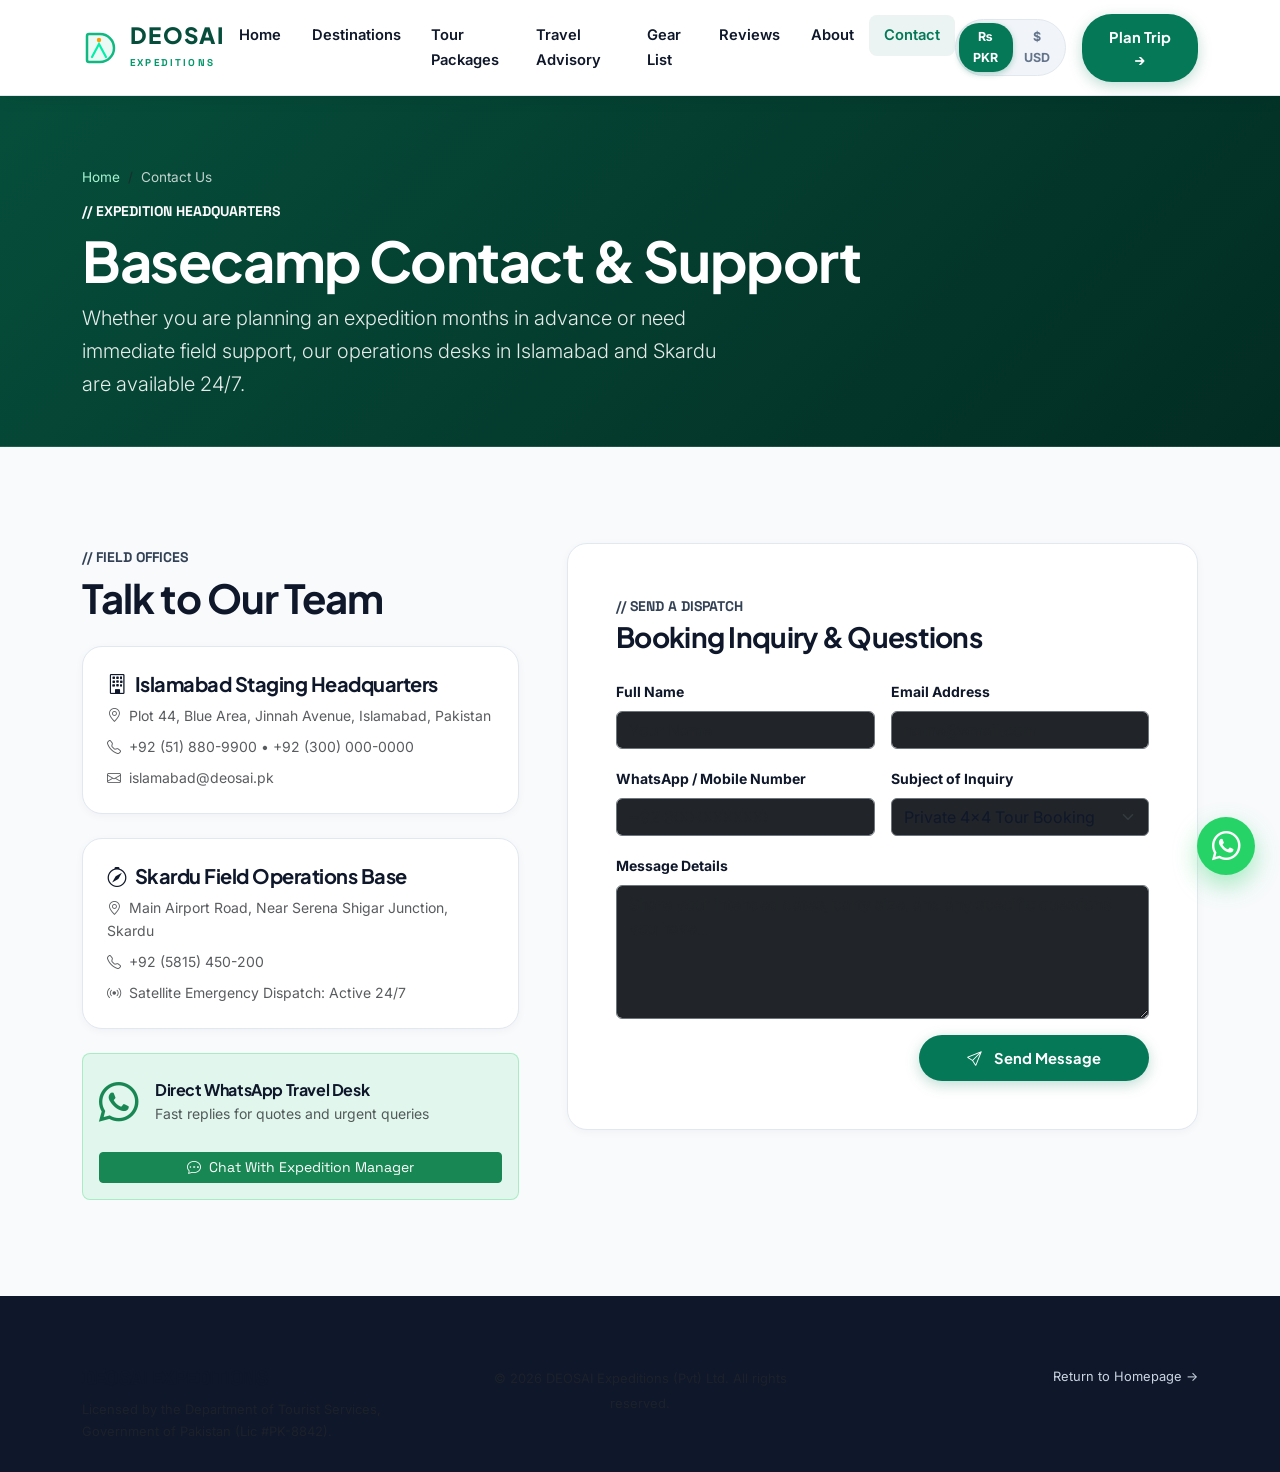
<file: contact.html>
<!DOCTYPE html>
<html lang="en">
<head>
  <meta charset="UTF-8">
  <meta name="viewport" content="width=device-width, initial-scale=1.0">
  <title>Contact Headquarters | DEOSAI Expeditions Pakistan</title>
  <meta name="description" content="Get in touch with DEOSAI Expeditions. Office locations in Islamabad and Gilgit, direct WhatsApp line, emergency field dispatch, and booking inquiries.">
  
  <link rel="preconnect" href="https://fonts.googleapis.com">
  <link rel="preconnect" href="https://fonts.gstatic.com" crossorigin>
  <link href="https://fonts.googleapis.com/css2?family=Inter:wght@400;500;600;700&family=Plus+Jakarta+Sans:wght@600;700;800&family=Space+Grotesk:wght@600;700&display=swap" rel="stylesheet">
  <link href="https://cdn.jsdelivr.net/npm/bootstrap@5.3.3/dist/css/bootstrap.min.css" rel="stylesheet">
  <link rel="stylesheet" href="https://cdn.jsdelivr.net/npm/bootstrap-icons@1.11.3/font/bootstrap-icons.min.css">
  <link rel="stylesheet" href="css/style.css">
</head>
<body>

  <!-- Master Navbar -->
  <nav class="navbar navbar-expand-lg navbar-dark navbar-deosai sticky-top">
    <div class="container">
      <a class="brand-wrapper" href="index.html">
        <svg width="36" height="36" viewBox="0 0 36 36" fill="none">
          <path d="M5 6C5 4.89543 5.89543 4 7 4H18C25.732 4 32 10.268 32 18C32 25.732 25.732 32 18 32H7C5.89543 32 5 31.1046 5 30V6Z" stroke="#10B981" stroke-width="2.5" fill="rgba(16, 185, 129, 0.08)"/>
          <path d="M10 27L17 14L24 27" stroke="#00F0A8" stroke-width="2.2" stroke-linecap="round"/>
          <circle cx="17" cy="10" r="2.2" fill="#F59E0B"/>
        </svg>
        <div>
          <span class="brand-text-main">DEOSAI</span>
          <span class="brand-text-sub">EXPEDITIONS</span>
        </div>
      </a>

      <button class="navbar-toggler border-0" type="button" data-bs-toggle="collapse" data-bs-target="#navContact">
        <span class="navbar-toggler-icon"></span>
      </button>

      <div class="collapse navbar-collapse" id="navContact">
        <ul class="navbar-nav mx-auto mb-2 mb-lg-0">
          <li class="nav-item"><a class="nav-link nav-link-deosai" href="index.html">Home</a></li>
          <li class="nav-item"><a class="nav-link nav-link-deosai" href="destinations.html">Destinations</a></li>
          <li class="nav-item"><a class="nav-link nav-link-deosai" href="tours.html">Tour Packages</a></li>
          <li class="nav-item"><a class="nav-link nav-link-deosai" href="travel-guide.html">Travel Advisory</a></li>
          <li class="nav-item"><a class="nav-link nav-link-deosai" href="packing-guide.html">Gear List</a></li>
          <li class="nav-item"><a class="nav-link nav-link-deosai" href="gallery-reviews.html">Reviews</a></li>
          <li class="nav-item"><a class="nav-link nav-link-deosai" href="about.html">About</a></li>
          <li class="nav-item"><a class="nav-link nav-link-deosai active" href="contact.html">Contact</a></li>
        </ul>

        <div class="d-flex align-items-center gap-3">
          <div class="currency-pill-box">
            <button class="curr-btn active" id="curr-pkr">₨ PKR</button>
            <button class="curr-btn" id="curr-usd">$ USD</button>
          </div>
          <a href="custom-plan.html" class="btn btn-emerald d-none d-sm-inline-flex">Plan Trip &rarr;</a>
        </div>
      </div>
    </div>
  </nav>

  <!-- Page Header -->
  <header class="inner-page-header">
    <div class="container position-relative z-2">
      <nav aria-label="breadcrumb">
        <ol class="breadcrumb breadcrumb-custom mb-2">
          <li class="breadcrumb-item"><a href="index.html">Home</a></li>
          <li class="breadcrumb-item active" aria-current="page">Contact Us</li>
        </ol>
      </nav>
      <span class="font-mono text-emerald small fw-bold">// EXPEDITION HEADQUARTERS</span>
      <h1 class="display-4 fw-bold text-white mt-1">Basecamp Contact & Support</h1>
      <p class="lead text-muted max-w-600 mb-0" style="max-width: 650px;">
        Whether you are planning an expedition months in advance or need immediate field support, our operations desks in Islamabad and Skardu are available 24/7.
      </p>
    </div>
  </header>

  <!-- Contact Section -->
  <section class="py-5" style="background: var(--bg-dark);">
    <div class="container py-5">
      <div class="row g-5">
        
        <!-- Contact Information & Offices -->
        <div class="col-lg-5">
          <span class="font-mono text-gold small fw-bold">// FIELD OFFICES</span>
          <h2 class="display-6 fw-bold text-white mt-1 mb-4">Talk to Our Team</h2>

          <div class="deosai-card p-4 mb-4">
            <h5 class="text-white fw-bold mb-2"><i class="bi bi-building text-emerald me-2"></i>Islamabad Staging Headquarters</h5>
            <p class="text-muted small mb-2"><i class="bi bi-geo-alt text-emerald me-1"></i> Plot 44, Blue Area, Jinnah Avenue, Islamabad, Pakistan</p>
            <p class="text-muted small mb-2"><i class="bi bi-telephone text-emerald me-1"></i> +92 (51) 880-9900 &bull; +92 (300) 000-0000</p>
            <p class="text-muted small mb-0"><i class="bi bi-envelope text-emerald me-1"></i> islamabad@deosai.pk</p>
          </div>

          <div class="deosai-card p-4 mb-4">
            <h5 class="text-white fw-bold mb-2"><i class="bi bi-compass text-emerald me-2"></i>Skardu Field Operations Base</h5>
            <p class="text-muted small mb-2"><i class="bi bi-geo-alt text-emerald me-1"></i> Main Airport Road, Near Serena Shigar Junction, Skardu</p>
            <p class="text-muted small mb-2"><i class="bi bi-telephone text-emerald me-1"></i> +92 (5815) 450-200</p>
            <p class="text-muted small mb-0"><i class="bi bi-broadcast text-emerald me-1"></i> Satellite Emergency Dispatch: Active 24/7</p>
          </div>

          <div class="p-3 rounded-3" style="background: rgba(37, 211, 102, 0.1); border: 1px solid rgba(37, 211, 102, 0.3);">
            <div class="d-flex align-items-center gap-3">
              <i class="bi bi-whatsapp text-success fs-1"></i>
              <div>
                <h6 class="text-white fw-bold mb-0">Direct WhatsApp Travel Desk</h6>
                <span class="text-muted small">Fast replies for quotes and urgent queries</span>
              </div>
            </div>
            <a href="https://wa.me/923000000000" target="_blank" class="btn btn-sm btn-success w-100 mt-3 font-mono">
              <i class="bi bi-chat-dots me-1"></i> Chat With Expedition Manager
            </a>
          </div>
        </div>

        <!-- Inquiry Form -->
        <div class="col-lg-7">
          <div class="deosai-card p-4 p-md-5">
            <span class="font-mono text-emerald small fw-bold">// SEND A DISPATCH</span>
            <h3 class="text-white fw-bold mb-4">Booking Inquiry & Questions</h3>

            <form action="#" method="POST" onsubmit="alert('Thank you! Your dispatch has been received. Our team will contact you within 24 hours.'); return false;">
              <div class="row g-3">
                <div class="col-md-6">
                  <label class="form-label text-white small fw-bold">Full Name</label>
                  <input type="text" class="form-control bg-dark text-white border-secondary" placeholder="Your Name" required>
                </div>
                <div class="col-md-6">
                  <label class="form-label text-white small fw-bold">Email Address</label>
                  <input type="email" class="form-control bg-dark text-white border-secondary" placeholder="name@email.com" required>
                </div>
                <div class="col-md-6">
                  <label class="form-label text-white small fw-bold">WhatsApp / Mobile Number</label>
                  <input type="tel" class="form-control bg-dark text-white border-secondary" placeholder="+92 300 0000000" required>
                </div>
                <div class="col-md-6">
                  <label class="form-label text-white small fw-bold">Subject of Inquiry</label>
                  <select class="form-select bg-dark text-white border-secondary">
                    <option selected>Private 4x4 Tour Booking</option>
                    <option>K2 Base Camp Expedition</option>
                    <option>Custom Family Itinerary</option>
                    <option>Foreigner e-Visa LOI Assistance</option>
                    <option>Corporate Retreat</option>
                  </select>
                </div>
                <div class="col-12">
                  <label class="form-label text-white small fw-bold">Message Details</label>
                  <textarea class="form-control bg-dark text-white border-secondary" rows="5" placeholder="Share your intended dates, party size, and any specific questions you have..." required></textarea>
                </div>
                <div class="col-12 text-end">
                  <button type="submit" class="btn btn-emerald btn-lg px-5">
                    <i class="bi bi-send me-1"></i> Send Message
                  </button>
                </div>
              </div>
            </form>
          </div>
        </div>

      </div>
    </div>
  </section>

  <!-- Footer -->
  <footer class="footer-deosai">
    <div class="container text-center text-md-start">
      <div class="row g-4">
        <div class="col-lg-4">
          <h5 class="text-white fw-bold font-mono">DEOSAI <span class="text-emerald">EXPEDITIONS</span></h5>
          <p class="small text-muted mb-0">Licensed by the Department of Tourist Services, Government of Pakistan (Lic #PK-8842).</p>
        </div>
        <div class="col-lg-4 text-center">
          <span class="text-muted small">&copy; 2026 DEOSAI Expeditions (Pvt) Ltd. All rights reserved.</span>
        </div>
        <div class="col-lg-4 text-md-end">
          <a href="index.html" class="text-emerald text-decoration-none small">Return to Homepage &rarr;</a>
        </div>
      </div>
    </div>
  </footer>

  <a href="https://wa.me/923000000000" target="_blank" class="whatsapp-btn-float"><i class="bi bi-whatsapp"></i></a>
  <script src="https://cdn.jsdelivr.net/npm/bootstrap@5.3.3/dist/js/bootstrap.bundle.min.js"></script>
  <script src="js/main.js"></script>
</body>
</html>
</file>
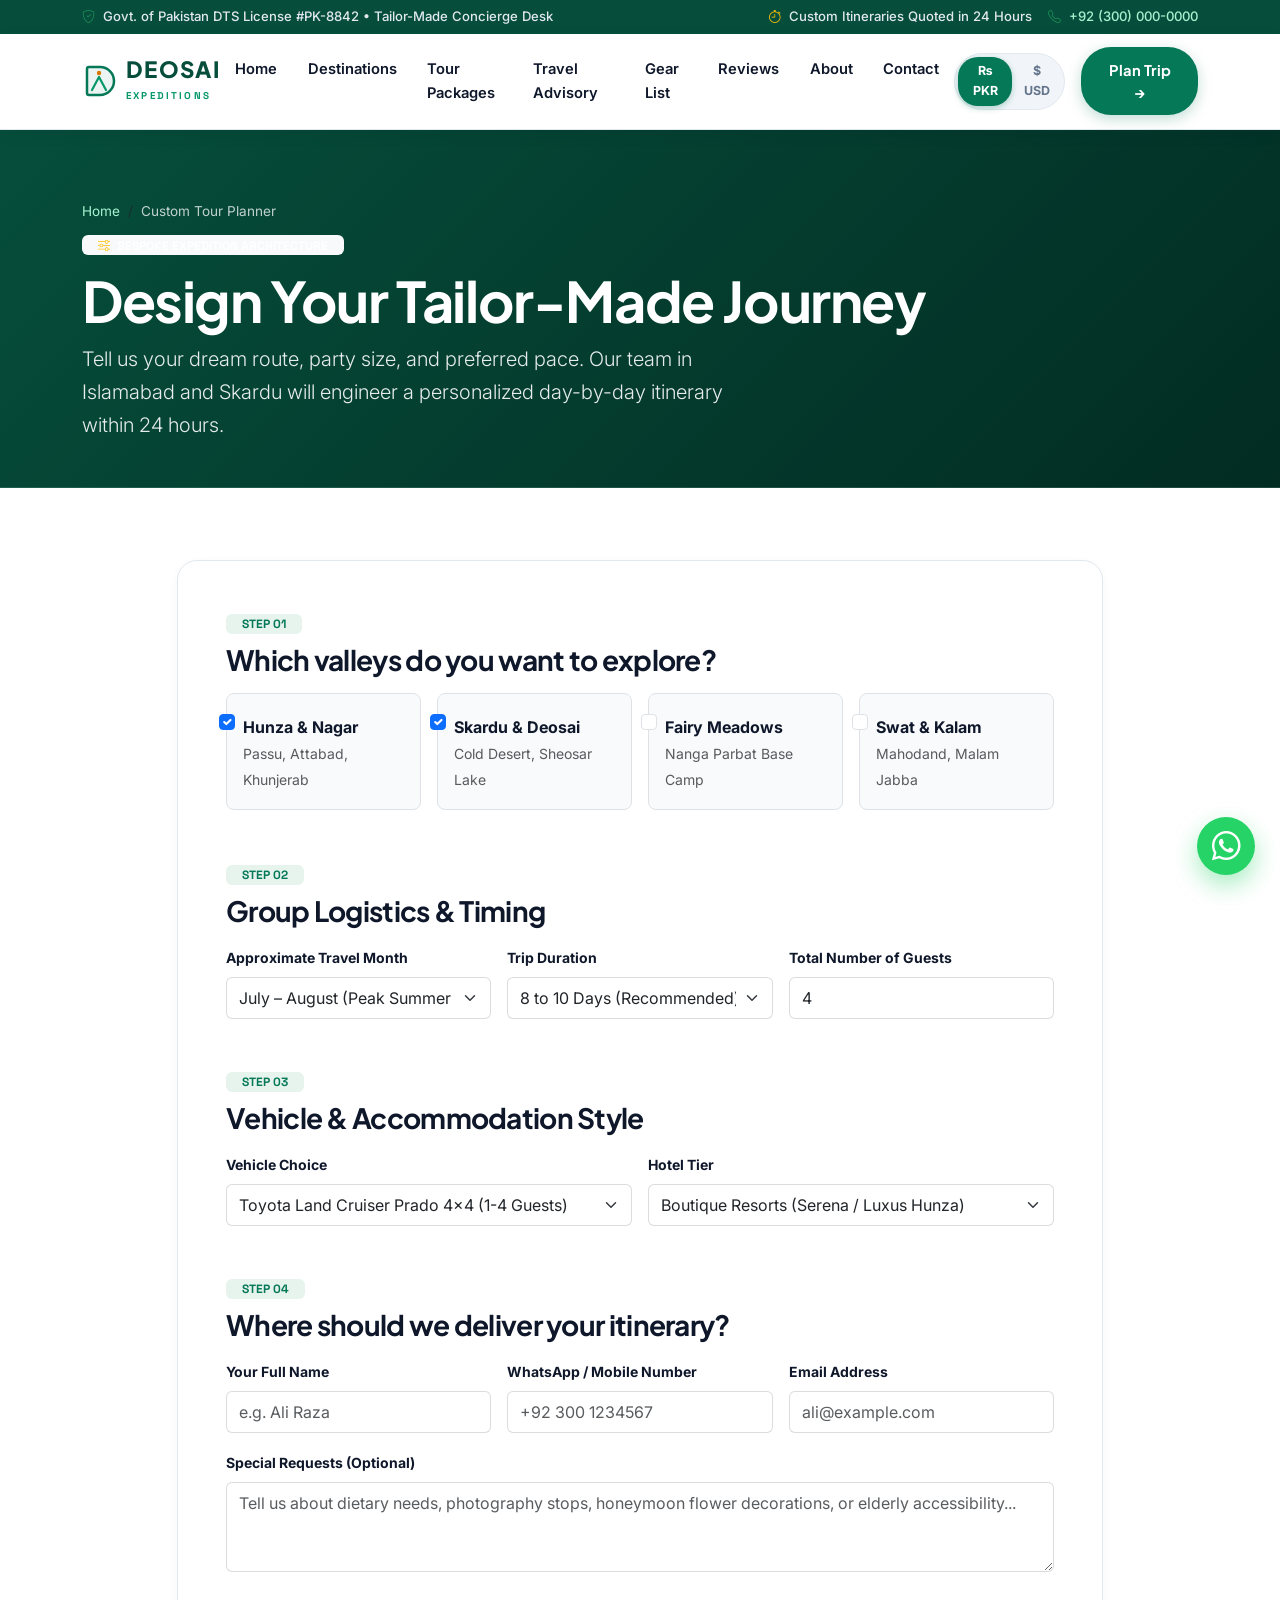
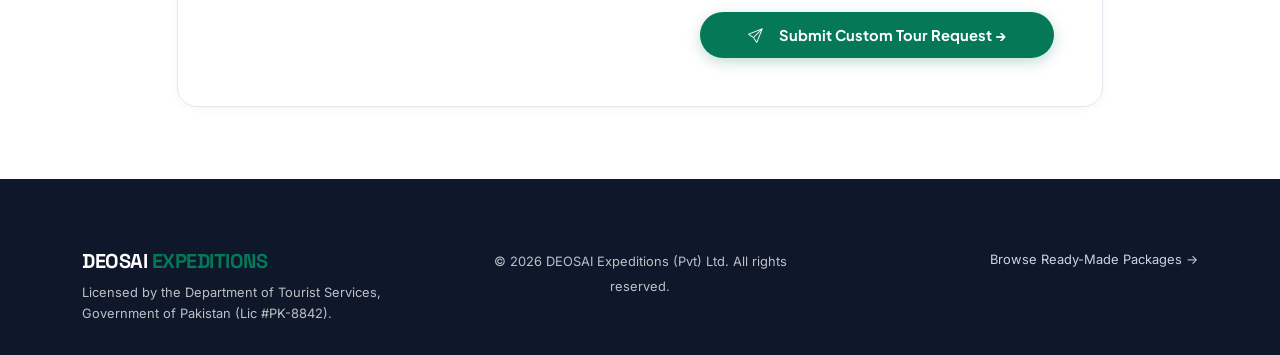
<file: custom-plan.html>
<!DOCTYPE html>
<html lang="en">
<head>
  <meta charset="UTF-8">
  <meta name="viewport" content="width=device-width, initial-scale=1.0">
  <title>Custom Tour Planner | Tailor-Made Expeditions | DEOSAI Expeditions</title>
  <meta name="description" content="Design your tailor-made private Northern Pakistan vacation. Select travel dates, valleys, private 4x4 vehicle, and luxury hotel standards.">
  
  <link rel="preconnect" href="https://fonts.googleapis.com">
  <link rel="preconnect" href="https://fonts.gstatic.com" crossorigin>
  <link href="https://fonts.googleapis.com/css2?family=Inter:wght@400;500;600;700&family=Plus+Jakarta+Sans:wght@700;800;900&family=Space+Grotesk:wght@600;700&display=swap" rel="stylesheet">
  <link href="https://cdn.jsdelivr.net/npm/bootstrap@5.3.3/dist/css/bootstrap.min.css" rel="stylesheet">
  <link rel="stylesheet" href="https://cdn.jsdelivr.net/npm/bootstrap-icons@1.11.3/font/bootstrap-icons.min.css">
  <link rel="stylesheet" href="css/style.css">
</head>
<body>

  <!-- Top Notice Strip -->
  <div class="top-contact-strip d-none d-md-block">
    <div class="container d-flex justify-content-between align-items-center">
      <div>
        <i class="bi bi-shield-check text-success me-1"></i> Govt. of Pakistan DTS License #PK-8842 &bull; Tailor-Made Concierge Desk
      </div>
      <div class="d-flex align-items-center gap-3">
        <span><i class="bi bi-stopwatch text-warning me-1"></i> Custom Itineraries Quoted in 24 Hours</span>
        <a href="tel:+923000000000"><i class="bi bi-telephone text-success me-1"></i> +92 (300) 000-0000</a>
      </div>
    </div>
  </div>

  <!-- Master Navbar (Crisp White & High Contrast) -->
  <nav class="navbar navbar-expand-lg navbar-light navbar-alpine sticky-top">
    <div class="container">
      <a class="d-flex align-items-center gap-2 text-decoration-none" href="index.html">
        <svg width="36" height="36" viewBox="0 0 36 36" fill="none">
          <path d="M5 6C5 4.89543 5.89543 4 7 4H18C25.732 4 32 10.268 32 18C32 25.732 25.732 32 18 32H7C5.89543 32 5 31.1046 5 30V6Z" stroke="#047857" stroke-width="2.5" fill="rgba(4, 120, 87, 0.08)"/>
          <path d="M10 27L17 14L24 27" stroke="#059669" stroke-width="2.2" stroke-linecap="round" stroke-linejoin="round"/>
          <circle cx="17" cy="10" r="2.2" fill="#D97706"/>
        </svg>
        <div>
          <span class="brand-title-alpine">DEOSAI</span>
          <span class="brand-sub-alpine">EXPEDITIONS</span>
        </div>
      </a>

      <button class="navbar-toggler border-0" type="button" data-bs-toggle="collapse" data-bs-target="#navPlan">
        <span class="navbar-toggler-icon"></span>
      </button>

      <div class="collapse navbar-collapse" id="navPlan">
        <ul class="navbar-nav mx-auto mb-2 mb-lg-0">
          <li class="nav-item"><a class="nav-link nav-link-alpine" href="index.html">Home</a></li>
          <li class="nav-item"><a class="nav-link nav-link-alpine" href="destinations.html">Destinations</a></li>
          <li class="nav-item"><a class="nav-link nav-link-alpine" href="tours.html">Tour Packages</a></li>
          <li class="nav-item"><a class="nav-link nav-link-alpine" href="travel-guide.html">Travel Advisory</a></li>
          <li class="nav-item"><a class="nav-link nav-link-alpine" href="packing-guide.html">Gear List</a></li>
          <li class="nav-item"><a class="nav-link nav-link-alpine" href="gallery-reviews.html">Reviews</a></li>
          <li class="nav-item"><a class="nav-link nav-link-alpine" href="about.html">About</a></li>
          <li class="nav-item"><a class="nav-link nav-link-alpine" href="contact.html">Contact</a></li>
        </ul>

        <div class="d-flex align-items-center gap-3">
          <div class="curr-switch-box">
            <button class="curr-pill-btn active" id="curr-pkr">₨ PKR</button>
            <button class="curr-pill-btn" id="curr-usd">$ USD</button>
          </div>
          <a href="custom-plan.html" class="btn btn-pine d-none d-sm-inline-flex active">Plan Trip &rarr;</a>
        </div>
      </div>
    </div>
  </nav>

  <!-- Page Header -->
  <header class="inner-page-header">
    <div class="container position-relative z-2">
      <nav aria-label="breadcrumb">
        <ol class="breadcrumb breadcrumb-custom mb-2">
          <li class="breadcrumb-item"><a href="index.html">Home</a></li>
          <li class="breadcrumb-item active" aria-current="page">Custom Tour Planner</li>
        </ol>
      </nav>
      <span class="badge bg-light bg-opacity-20 text-white font-mono small px-3 py-1 mb-2">
        <i class="bi bi-sliders text-warning me-1"></i> BESPOKE EXPEDITION ARCHITECTURE
      </span>
      <h1 class="display-4 fw-bold text-white mt-1">Design Your Tailor-Made Journey</h1>
      <p class="lead text-light mb-0" style="max-width: 650px;">
        Tell us your dream route, party size, and preferred pace. Our team in Islamabad and Skardu will engineer a personalized day-by-day itinerary within 24 hours.
      </p>
    </div>
  </header>

  <!-- Multi-Step Interactive Form (High-Contrast White & Jet Slate) -->
  <section class="py-5" style="background: var(--bg-surface);">
    <div class="container py-4">
      <div class="row justify-content-center">
        <div class="col-lg-10">
          
          <div class="clean-white-card p-4 p-md-5">
            <form action="contact.html" method="GET">
              
              <!-- Step 1: Valleys to Visit -->
              <div class="mb-5">
                <span class="badge bg-success bg-opacity-10 text-pine font-mono small px-3 py-1 mb-2">STEP 01</span>
                <h3 class="fw-bold mb-3" style="color: var(--text-main);">Which valleys do you want to explore?</h3>
                <div class="row g-3">
                  <div class="col-md-3 col-6">
                    <label class="form-check p-3 rounded-3 w-100 border" style="background: var(--bg-page); cursor: pointer;">
                      <input class="form-check-input" type="checkbox" name="valleys" value="hunza" checked>
                      <strong class="d-block mt-1" style="color: var(--text-main);">Hunza & Nagar</strong>
                      <span class="text-muted small">Passu, Attabad, Khunjerab</span>
                    </label>
                  </div>
                  <div class="col-md-3 col-6">
                    <label class="form-check p-3 rounded-3 w-100 border" style="background: var(--bg-page); cursor: pointer;">
                      <input class="form-check-input" type="checkbox" name="valleys" value="skardu" checked>
                      <strong class="d-block mt-1" style="color: var(--text-main);">Skardu & Deosai</strong>
                      <span class="text-muted small">Cold Desert, Sheosar Lake</span>
                    </label>
                  </div>
                  <div class="col-md-3 col-6">
                    <label class="form-check p-3 rounded-3 w-100 border" style="background: var(--bg-page); cursor: pointer;">
                      <input class="form-check-input" type="checkbox" name="valleys" value="fairymeadows">
                      <strong class="d-block mt-1" style="color: var(--text-main);">Fairy Meadows</strong>
                      <span class="text-muted small">Nanga Parbat Base Camp</span>
                    </label>
                  </div>
                  <div class="col-md-3 col-6">
                    <label class="form-check p-3 rounded-3 w-100 border" style="background: var(--bg-page); cursor: pointer;">
                      <input class="form-check-input" type="checkbox" name="valleys" value="swat">
                      <strong class="d-block mt-1" style="color: var(--text-main);">Swat & Kalam</strong>
                      <span class="text-muted small">Mahodand, Malam Jabba</span>
                    </label>
                  </div>
                </div>
              </div>

              <!-- Step 2: Trip Logistics -->
              <div class="mb-5">
                <span class="badge bg-success bg-opacity-10 text-pine font-mono small px-3 py-1 mb-2">STEP 02</span>
                <h3 class="fw-bold mb-3" style="color: var(--text-main);">Group Logistics & Timing</h3>
                <div class="row g-3">
                  <div class="col-md-4">
                    <label class="form-label fw-bold small" style="color: var(--text-main);">Approximate Travel Month</label>
                    <select class="form-select border-secondary border-opacity-25 py-2">
                      <option>April (Cherry Blossom)</option>
                      <option>May – June (Early Summer)</option>
                      <option selected>July – August (Peak Summer / Deosai)</option>
                      <option>September – October (Golden Autumn)</option>
                      <option>Winter (December – February)</option>
                    </select>
                  </div>
                  <div class="col-md-4">
                    <label class="form-label fw-bold small" style="color: var(--text-main);">Trip Duration</label>
                    <select class="form-select border-secondary border-opacity-25 py-2">
                      <option>5 to 7 Days (Short Break)</option>
                      <option selected>8 to 10 Days (Recommended)</option>
                      <option>12 to 14 Days (Grand Circuit)</option>
                      <option>15+ Days (Full Karakoram)</option>
                    </select>
                  </div>
                  <div class="col-md-4">
                    <label class="form-label fw-bold small" style="color: var(--text-main);">Total Number of Guests</label>
                    <input type="number" class="form-control border-secondary border-opacity-25 py-2" min="1" max="50" value="4">
                  </div>
                </div>
              </div>

              <!-- Step 3: Vehicle & Accommodation Standards -->
              <div class="mb-5">
                <span class="badge bg-success bg-opacity-10 text-pine font-mono small px-3 py-1 mb-2">STEP 03</span>
                <h3 class="fw-bold mb-3" style="color: var(--text-main);">Vehicle & Accommodation Style</h3>
                <div class="row g-3">
                  <div class="col-md-6">
                    <label class="form-label fw-bold small" style="color: var(--text-main);">Vehicle Choice</label>
                    <select class="form-select border-secondary border-opacity-25 py-2">
                      <option selected>Toyota Land Cruiser Prado 4x4 (1-4 Guests)</option>
                      <option>Toyota Grand Cabin HiAce (5-10 Guests)</option>
                      <option>Toyota Coaster Saloon (11-20 Guests)</option>
                      <option>Saloon Sedan Corolla (Budget 1-3 Guests)</option>
                    </select>
                  </div>
                  <div class="col-md-6">
                    <label class="form-label fw-bold small" style="color: var(--text-main);">Hotel Tier</label>
                    <select class="form-select border-secondary border-opacity-25 py-2">
                      <option selected>Boutique Resorts (Serena / Luxus Hunza)</option>
                      <option>Ultra-Luxury Heritage Forts (Shigar & Khaplu Fort)</option>
                      <option>Standard Clean Mountain Lodges (Budget Conscious)</option>
                      <option>Alpine Glamping & Camp Out</option>
                    </select>
                  </div>
                </div>
              </div>

              <!-- Step 4: Contact Info -->
              <div class="mb-4">
                <span class="badge bg-success bg-opacity-10 text-pine font-mono small px-3 py-1 mb-2">STEP 04</span>
                <h3 class="fw-bold mb-3" style="color: var(--text-main);">Where should we deliver your itinerary?</h3>
                <div class="row g-3">
                  <div class="col-md-4">
                    <label class="form-label fw-bold small" style="color: var(--text-main);">Your Full Name</label>
                    <input type="text" class="form-control border-secondary border-opacity-25 py-2" placeholder="e.g. Ali Raza" required>
                  </div>
                  <div class="col-md-4">
                    <label class="form-label fw-bold small" style="color: var(--text-main);">WhatsApp / Mobile Number</label>
                    <input type="tel" class="form-control border-secondary border-opacity-25 py-2" placeholder="+92 300 1234567" required>
                  </div>
                  <div class="col-md-4">
                    <label class="form-label fw-bold small" style="color: var(--text-main);">Email Address</label>
                    <input type="email" class="form-control border-secondary border-opacity-25 py-2" placeholder="ali@example.com" required>
                  </div>
                  <div class="col-12">
                    <label class="form-label fw-bold small" style="color: var(--text-main);">Special Requests (Optional)</label>
                    <textarea class="form-control border-secondary border-opacity-25 py-2" rows="3" placeholder="Tell us about dietary needs, photography stops, honeymoon flower decorations, or elderly accessibility..."></textarea>
                  </div>
                </div>
              </div>

              <div class="text-end pt-3">
                <button type="submit" class="btn btn-pine btn-lg px-5">
                  <i class="bi bi-send me-2"></i> Submit Custom Tour Request &rarr;
                </button>
              </div>

            </form>
          </div>

        </div>
      </div>
    </div>
  </section>

  <!-- Clean High-Contrast Footer -->
  <footer class="footer-clean">
    <div class="container text-center text-md-start">
      <div class="row g-4">
        <div class="col-lg-4">
          <h5 class="fw-bold font-mono text-white mb-2">DEOSAI <span class="text-pine">EXPEDITIONS</span></h5>
          <p class="small text-light text-opacity-75 mb-0">Licensed by the Department of Tourist Services, Government of Pakistan (Lic #PK-8842).</p>
        </div>
        <div class="col-lg-4 text-center">
          <span class="small text-light text-opacity-75">&copy; 2026 DEOSAI Expeditions (Pvt) Ltd. All rights reserved.</span>
        </div>
        <div class="col-lg-4 text-md-end">
          <a href="tours.html" class="text-white text-decoration-none small">Browse Ready-Made Packages &rarr;</a>
        </div>
      </div>
    </div>
  </footer>

  <a href="https://wa.me/923000000000" target="_blank" class="whatsapp-floating-clean" aria-label="WhatsApp Us"><i class="bi bi-whatsapp"></i></a>
  <script src="https://cdn.jsdelivr.net/npm/bootstrap@5.3.3/dist/js/bootstrap.bundle.min.js"></script>
  <script src="js/main.js"></script>
</body>
</html>
</file>
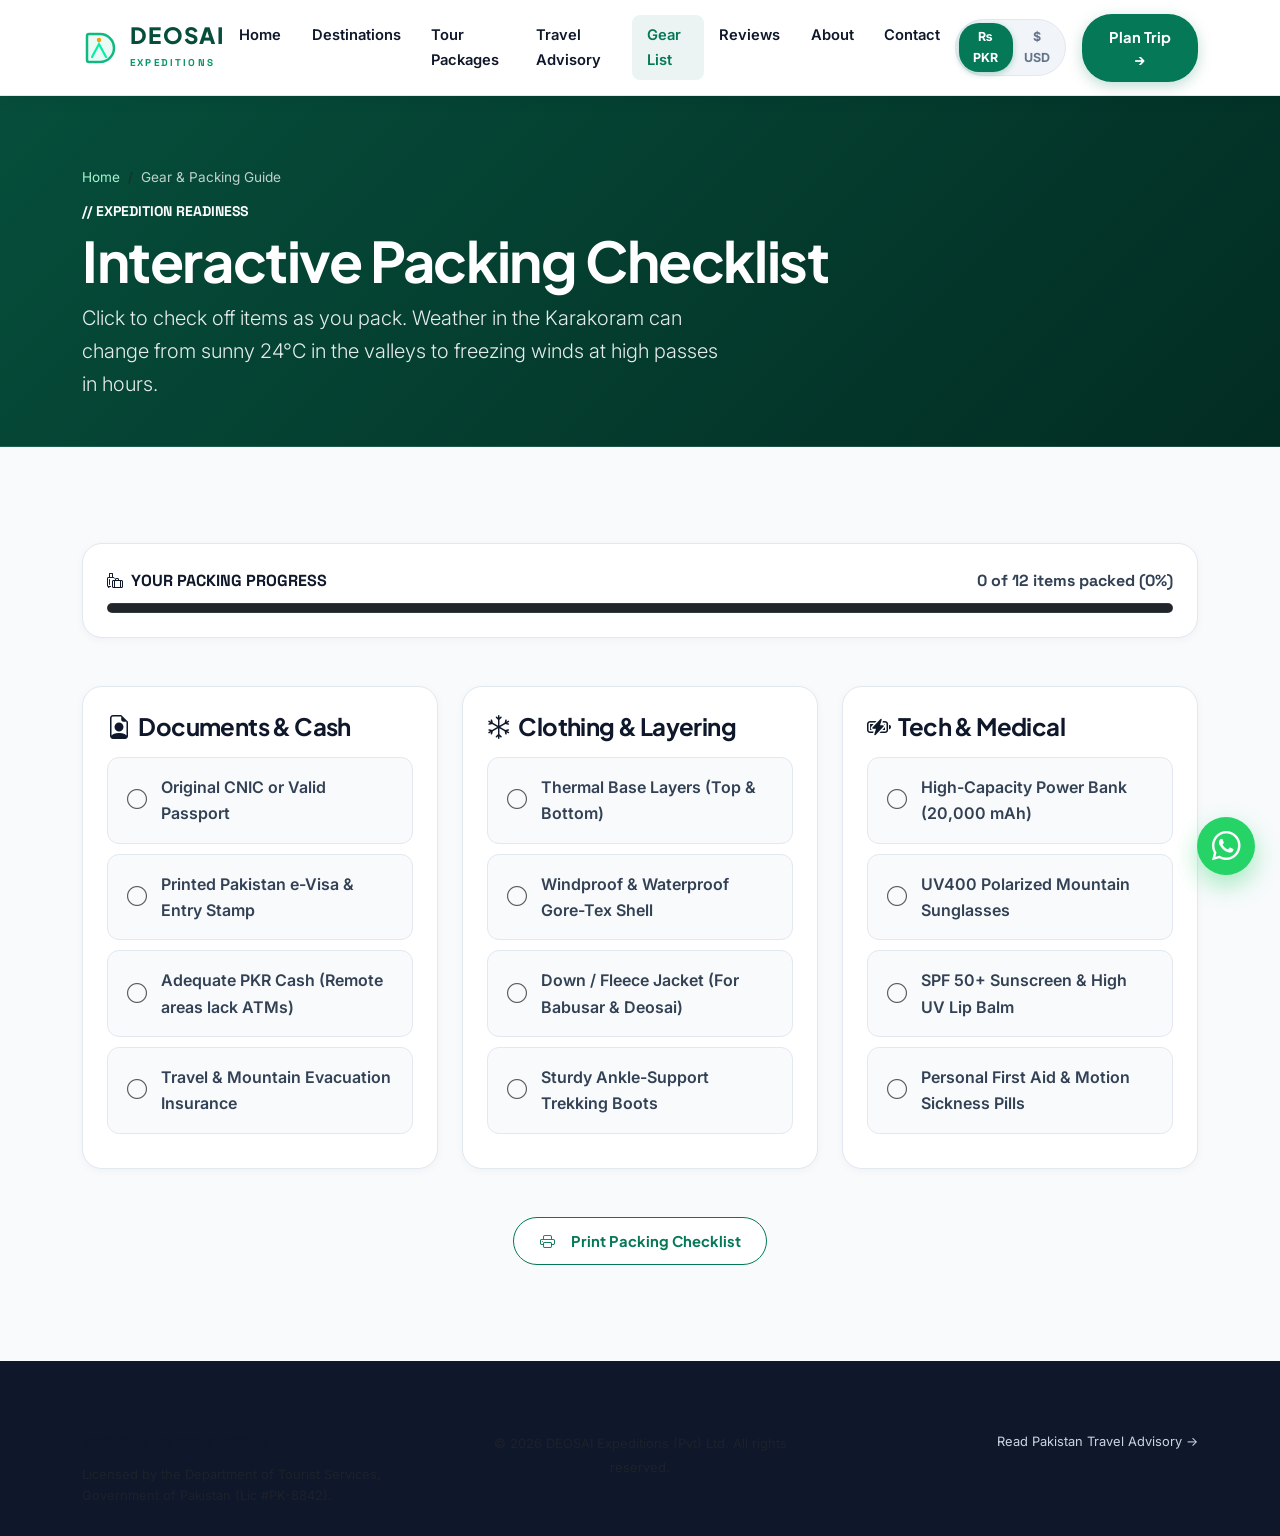
<file: packing-guide.html>
<!DOCTYPE html>
<html lang="en">
<head>
  <meta charset="UTF-8">
  <meta name="viewport" content="width=device-width, initial-scale=1.0">
  <title>Gear & Packing Checklist | DEOSAI Expeditions</title>
  <meta name="description" content="Interactive packing checklist for Northern Pakistan: clothing layers, trekking boots, power banks, altitude medication, and documents with live progress tracker.">
  
  <link rel="preconnect" href="https://fonts.googleapis.com">
  <link rel="preconnect" href="https://fonts.gstatic.com" crossorigin>
  <link href="https://fonts.googleapis.com/css2?family=Inter:wght@400;500;600;700&family=Plus+Jakarta+Sans:wght@600;700;800&family=Space+Grotesk:wght@600;700&display=swap" rel="stylesheet">
  <link href="https://cdn.jsdelivr.net/npm/bootstrap@5.3.3/dist/css/bootstrap.min.css" rel="stylesheet">
  <link rel="stylesheet" href="https://cdn.jsdelivr.net/npm/bootstrap-icons@1.11.3/font/bootstrap-icons.min.css">
  <link rel="stylesheet" href="css/style.css">
</head>
<body>

  <!-- Master Navbar -->
  <nav class="navbar navbar-expand-lg navbar-dark navbar-deosai sticky-top">
    <div class="container">
      <a class="brand-wrapper" href="index.html">
        <svg width="36" height="36" viewBox="0 0 36 36" fill="none">
          <path d="M5 6C5 4.89543 5.89543 4 7 4H18C25.732 4 32 10.268 32 18C32 25.732 25.732 32 18 32H7C5.89543 32 5 31.1046 5 30V6Z" stroke="#10B981" stroke-width="2.5" fill="rgba(16, 185, 129, 0.08)"/>
          <path d="M10 27L17 14L24 27" stroke="#00F0A8" stroke-width="2.2" stroke-linecap="round"/>
          <circle cx="17" cy="10" r="2.2" fill="#F59E0B"/>
        </svg>
        <div>
          <span class="brand-text-main">DEOSAI</span>
          <span class="brand-text-sub">EXPEDITIONS</span>
        </div>
      </a>

      <button class="navbar-toggler border-0" type="button" data-bs-toggle="collapse" data-bs-target="#navPack">
        <span class="navbar-toggler-icon"></span>
      </button>

      <div class="collapse navbar-collapse" id="navPack">
        <ul class="navbar-nav mx-auto mb-2 mb-lg-0">
          <li class="nav-item"><a class="nav-link nav-link-deosai" href="index.html">Home</a></li>
          <li class="nav-item"><a class="nav-link nav-link-deosai" href="destinations.html">Destinations</a></li>
          <li class="nav-item"><a class="nav-link nav-link-deosai" href="tours.html">Tour Packages</a></li>
          <li class="nav-item"><a class="nav-link nav-link-deosai" href="travel-guide.html">Travel Advisory</a></li>
          <li class="nav-item"><a class="nav-link nav-link-deosai active" href="packing-guide.html">Gear List</a></li>
          <li class="nav-item"><a class="nav-link nav-link-deosai" href="gallery-reviews.html">Reviews</a></li>
          <li class="nav-item"><a class="nav-link nav-link-deosai" href="about.html">About</a></li>
          <li class="nav-item"><a class="nav-link nav-link-deosai" href="contact.html">Contact</a></li>
        </ul>

        <div class="d-flex align-items-center gap-3">
          <div class="currency-pill-box">
            <button class="curr-btn active" id="curr-pkr">₨ PKR</button>
            <button class="curr-btn" id="curr-usd">$ USD</button>
          </div>
          <a href="custom-plan.html" class="btn btn-emerald d-none d-sm-inline-flex">Plan Trip &rarr;</a>
        </div>
      </div>
    </div>
  </nav>

  <!-- Page Header -->
  <header class="inner-page-header">
    <div class="container position-relative z-2">
      <nav aria-label="breadcrumb">
        <ol class="breadcrumb breadcrumb-custom mb-2">
          <li class="breadcrumb-item"><a href="index.html">Home</a></li>
          <li class="breadcrumb-item active" aria-current="page">Gear & Packing Guide</li>
        </ol>
      </nav>
      <span class="font-mono text-emerald small fw-bold">// EXPEDITION READINESS</span>
      <h1 class="display-4 fw-bold text-white mt-1">Interactive Packing Checklist</h1>
      <p class="lead text-muted max-w-600 mb-0" style="max-width: 650px;">
        Click to check off items as you pack. Weather in the Karakoram can change from sunny 24°C in the valleys to freezing winds at high passes in hours.
      </p>
    </div>
  </header>

  <!-- Interactive Checklist Section -->
  <section class="py-5" style="background: var(--bg-dark);">
    <div class="container py-5">
      
      <!-- Progress Bar Tracker -->
      <div class="deosai-card p-4 mb-5">
        <div class="d-flex justify-content-between align-items-center mb-2">
          <span class="text-white fw-bold font-mono"><i class="bi bi-luggage text-emerald me-2"></i>YOUR PACKING PROGRESS</span>
          <span class="text-emerald font-mono fw-bold" id="checklist-progress-text">0 of 12 items packed (0%)</span>
        </div>
        <div class="progress bg-dark border border-secondary border-opacity-25" style="height: 10px;">
          <div class="progress-bar bg-success" id="checklist-progress-bar" role="progressbar" style="width: 0%;"></div>
        </div>
      </div>

      <div class="row g-4">
        
        <!-- Category 1: Essential Documents -->
        <div class="col-lg-4 col-md-6">
          <div class="deosai-card p-4 h-100">
            <h4 class="text-white fw-bold mb-3"><i class="bi bi-file-earmark-person text-emerald me-2"></i>Documents & Cash</h4>
            
            <div class="checklist-item">
              <i class="bi bi-circle text-muted fs-5"></i>
              <span>Original CNIC or Valid Passport</span>
            </div>
            <div class="checklist-item">
              <i class="bi bi-circle text-muted fs-5"></i>
              <span>Printed Pakistan e-Visa & Entry Stamp</span>
            </div>
            <div class="checklist-item">
              <i class="bi bi-circle text-muted fs-5"></i>
              <span>Adequate PKR Cash (Remote areas lack ATMs)</span>
            </div>
            <div class="checklist-item">
              <i class="bi bi-circle text-muted fs-5"></i>
              <span>Travel & Mountain Evacuation Insurance</span>
            </div>
          </div>
        </div>

        <!-- Category 2: Clothing & Weather Layers -->
        <div class="col-lg-4 col-md-6">
          <div class="deosai-card p-4 h-100">
            <h4 class="text-white fw-bold mb-3"><i class="bi bi-snow text-emerald me-2"></i>Clothing & Layering</h4>
            
            <div class="checklist-item">
              <i class="bi bi-circle text-muted fs-5"></i>
              <span>Thermal Base Layers (Top & Bottom)</span>
            </div>
            <div class="checklist-item">
              <i class="bi bi-circle text-muted fs-5"></i>
              <span>Windproof & Waterproof Gore-Tex Shell</span>
            </div>
            <div class="checklist-item">
              <i class="bi bi-circle text-muted fs-5"></i>
              <span>Down / Fleece Jacket (For Babusar & Deosai)</span>
            </div>
            <div class="checklist-item">
              <i class="bi bi-circle text-muted fs-5"></i>
              <span>Sturdy Ankle-Support Trekking Boots</span>
            </div>
          </div>
        </div>

        <!-- Category 3: Tech & Health -->
        <div class="col-lg-4 col-md-6">
          <div class="deosai-card p-4 h-100">
            <h4 class="text-white fw-bold mb-3"><i class="bi bi-battery-charging text-emerald me-2"></i>Tech & Medical</h4>
            
            <div class="checklist-item">
              <i class="bi bi-circle text-muted fs-5"></i>
              <span>High-Capacity Power Bank (20,000 mAh)</span>
            </div>
            <div class="checklist-item">
              <i class="bi bi-circle text-muted fs-5"></i>
              <span>UV400 Polarized Mountain Sunglasses</span>
            </div>
            <div class="checklist-item">
              <i class="bi bi-circle text-muted fs-5"></i>
              <span>SPF 50+ Sunscreen & High UV Lip Balm</span>
            </div>
            <div class="checklist-item">
              <i class="bi bi-circle text-muted fs-5"></i>
              <span>Personal First Aid & Motion Sickness Pills</span>
            </div>
          </div>
        </div>

      </div>

      <div class="text-center mt-5">
        <button type="button" class="btn btn-emerald-outline" onclick="window.print();">
          <i class="bi bi-printer me-2"></i> Print Packing Checklist
        </button>
      </div>

    </div>
  </section>

  <!-- Footer -->
  <footer class="footer-deosai">
    <div class="container text-center text-md-start">
      <div class="row g-4">
        <div class="col-lg-4">
          <h5 class="text-white fw-bold font-mono">DEOSAI <span class="text-emerald">EXPEDITIONS</span></h5>
          <p class="small text-muted mb-0">Licensed by the Department of Tourist Services, Government of Pakistan (Lic #PK-8842).</p>
        </div>
        <div class="col-lg-4 text-center">
          <span class="text-muted small">&copy; 2026 DEOSAI Expeditions (Pvt) Ltd. All rights reserved.</span>
        </div>
        <div class="col-lg-4 text-md-end">
          <a href="travel-guide.html" class="text-emerald text-decoration-none small">Read Pakistan Travel Advisory &rarr;</a>
        </div>
      </div>
    </div>
  </footer>

  <a href="https://wa.me/923000000000" target="_blank" class="whatsapp-btn-float"><i class="bi bi-whatsapp"></i></a>
  <script src="https://cdn.jsdelivr.net/npm/bootstrap@5.3.3/dist/js/bootstrap.bundle.min.js"></script>
  <script src="js/main.js"></script>
</body>
</html>
</file>
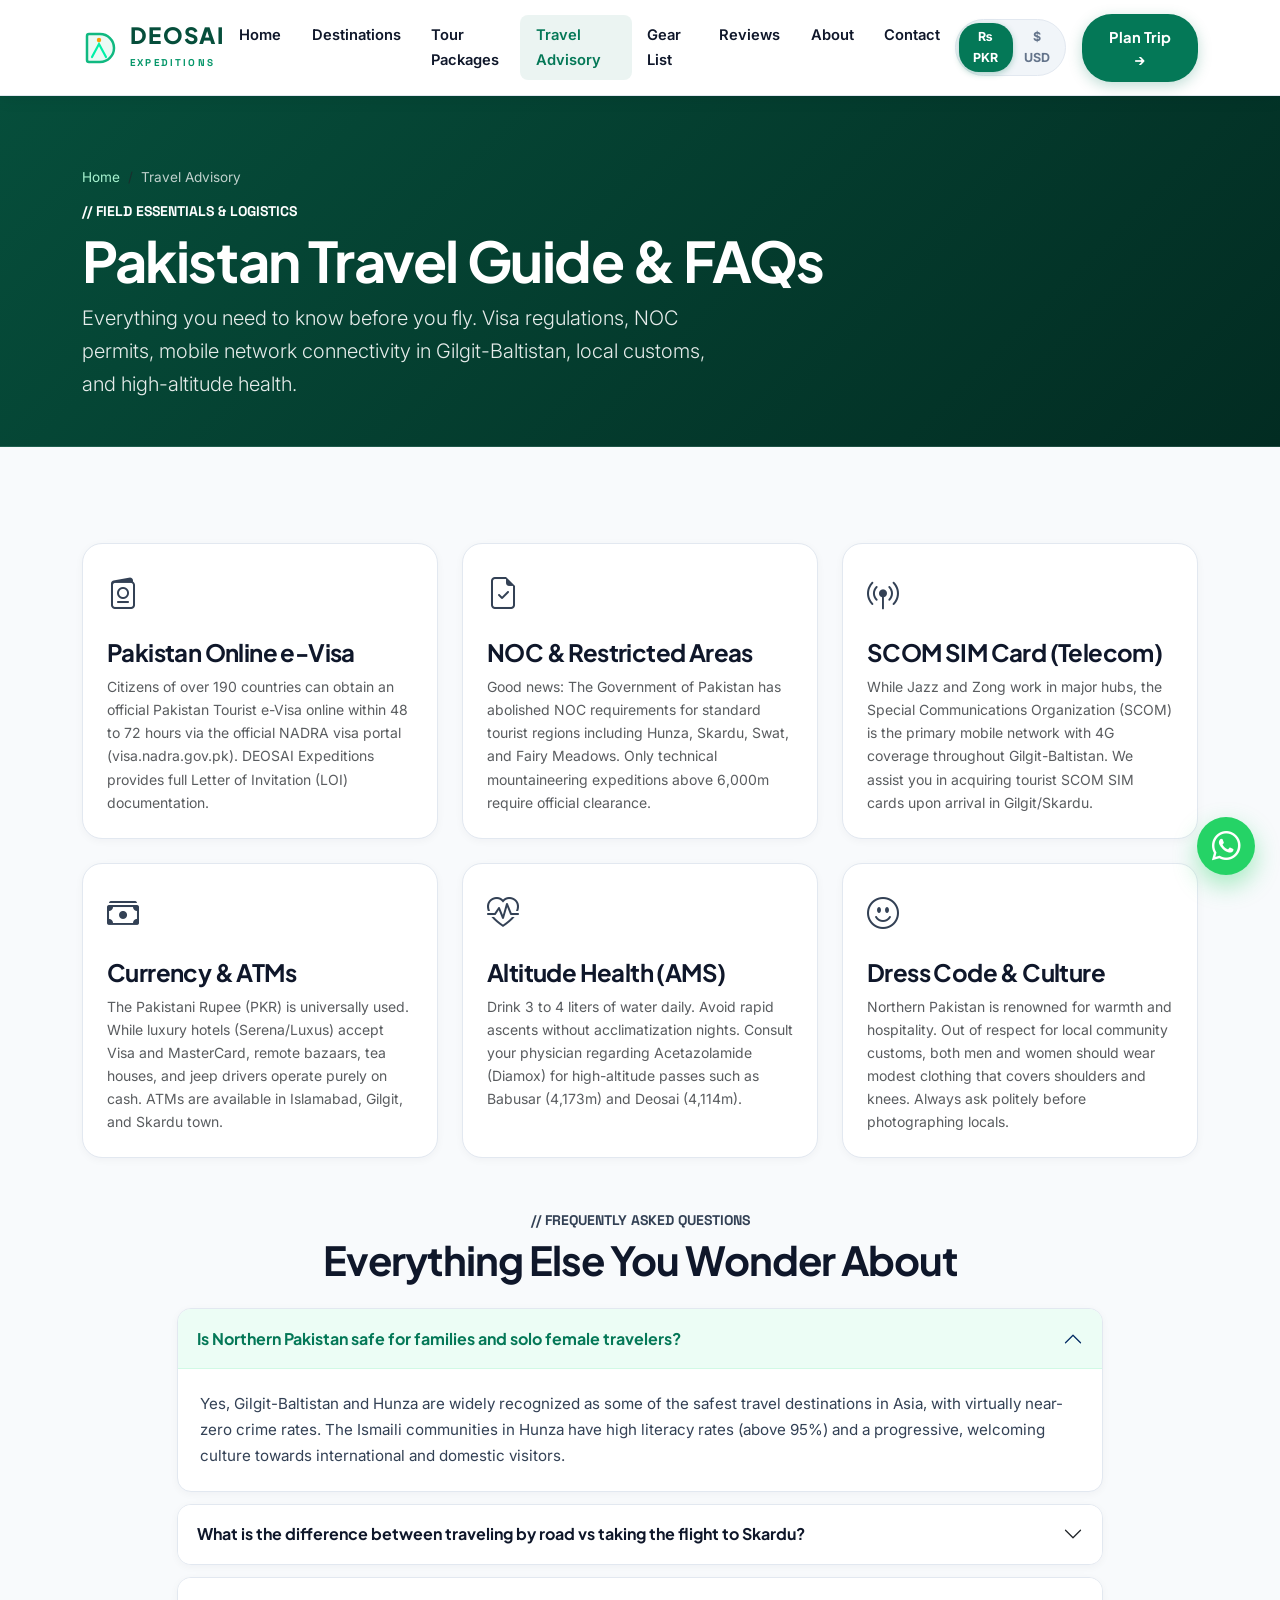
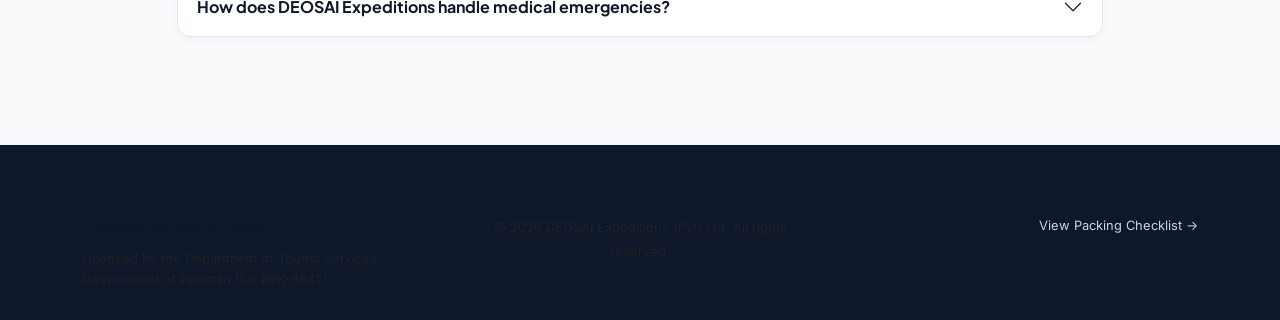
<file: travel-guide.html>
<!DOCTYPE html>
<html lang="en">
<head>
  <meta charset="UTF-8">
  <meta name="viewport" content="width=device-width, initial-scale=1.0">
  <title>Pakistan Travel Guide & FAQs | DEOSAI Expeditions</title>
  <meta name="description" content="Essential travel advisory for Northern Pakistan: Pakistan e-Visa rules, NOC regulations, mobile SCOM SIM cards, currency, and high-altitude safety.">
  
  <link rel="preconnect" href="https://fonts.googleapis.com">
  <link rel="preconnect" href="https://fonts.gstatic.com" crossorigin>
  <link href="https://fonts.googleapis.com/css2?family=Inter:wght@400;500;600;700&family=Plus+Jakarta+Sans:wght@600;700;800&family=Space+Grotesk:wght@600;700&display=swap" rel="stylesheet">
  <link href="https://cdn.jsdelivr.net/npm/bootstrap@5.3.3/dist/css/bootstrap.min.css" rel="stylesheet">
  <link rel="stylesheet" href="https://cdn.jsdelivr.net/npm/bootstrap-icons@1.11.3/font/bootstrap-icons.min.css">
  <link rel="stylesheet" href="css/style.css">
</head>
<body>

  <!-- Master Navbar -->
  <nav class="navbar navbar-expand-lg navbar-dark navbar-deosai sticky-top">
    <div class="container">
      <a class="brand-wrapper" href="index.html">
        <svg width="36" height="36" viewBox="0 0 36 36" fill="none">
          <path d="M5 6C5 4.89543 5.89543 4 7 4H18C25.732 4 32 10.268 32 18C32 25.732 25.732 32 18 32H7C5.89543 32 5 31.1046 5 30V6Z" stroke="#10B981" stroke-width="2.5" fill="rgba(16, 185, 129, 0.08)"/>
          <path d="M10 27L17 14L24 27" stroke="#00F0A8" stroke-width="2.2" stroke-linecap="round"/>
          <circle cx="17" cy="10" r="2.2" fill="#F59E0B"/>
        </svg>
        <div>
          <span class="brand-text-main">DEOSAI</span>
          <span class="brand-text-sub">EXPEDITIONS</span>
        </div>
      </a>

      <button class="navbar-toggler border-0" type="button" data-bs-toggle="collapse" data-bs-target="#navGuide">
        <span class="navbar-toggler-icon"></span>
      </button>

      <div class="collapse navbar-collapse" id="navGuide">
        <ul class="navbar-nav mx-auto mb-2 mb-lg-0">
          <li class="nav-item"><a class="nav-link nav-link-deosai" href="index.html">Home</a></li>
          <li class="nav-item"><a class="nav-link nav-link-deosai" href="destinations.html">Destinations</a></li>
          <li class="nav-item"><a class="nav-link nav-link-deosai" href="tours.html">Tour Packages</a></li>
          <li class="nav-item"><a class="nav-link nav-link-deosai active" href="travel-guide.html">Travel Advisory</a></li>
          <li class="nav-item"><a class="nav-link nav-link-deosai" href="packing-guide.html">Gear List</a></li>
          <li class="nav-item"><a class="nav-link nav-link-deosai" href="gallery-reviews.html">Reviews</a></li>
          <li class="nav-item"><a class="nav-link nav-link-deosai" href="about.html">About</a></li>
          <li class="nav-item"><a class="nav-link nav-link-deosai" href="contact.html">Contact</a></li>
        </ul>

        <div class="d-flex align-items-center gap-3">
          <div class="currency-pill-box">
            <button class="curr-btn active" id="curr-pkr">₨ PKR</button>
            <button class="curr-btn" id="curr-usd">$ USD</button>
          </div>
          <a href="custom-plan.html" class="btn btn-emerald d-none d-sm-inline-flex">Plan Trip &rarr;</a>
        </div>
      </div>
    </div>
  </nav>

  <!-- Page Header -->
  <header class="inner-page-header">
    <div class="container position-relative z-2">
      <nav aria-label="breadcrumb">
        <ol class="breadcrumb breadcrumb-custom mb-2">
          <li class="breadcrumb-item"><a href="index.html">Home</a></li>
          <li class="breadcrumb-item active" aria-current="page">Travel Advisory</li>
        </ol>
      </nav>
      <span class="font-mono text-emerald small fw-bold">// FIELD ESSENTIALS & LOGISTICS</span>
      <h1 class="display-4 fw-bold text-white mt-1">Pakistan Travel Guide & FAQs</h1>
      <p class="lead text-muted max-w-600 mb-0" style="max-width: 650px;">
        Everything you need to know before you fly. Visa regulations, NOC permits, mobile network connectivity in Gilgit-Baltistan, local customs, and high-altitude health.
      </p>
    </div>
  </header>

  <!-- Advisory Content -->
  <section class="py-5" style="background: var(--bg-dark);">
    <div class="container py-5">
      
      <div class="row g-4 mb-5">
        <!-- 1. Visa -->
        <div class="col-lg-4 col-md-6">
          <div class="deosai-card h-100 p-4">
            <i class="bi bi-passport text-emerald fs-2 mb-3 d-block"></i>
            <h4 class="text-white fw-bold mb-2">Pakistan Online e-Visa</h4>
            <p class="text-muted small mb-0">
              Citizens of over 190 countries can obtain an official Pakistan Tourist e-Visa online within 48 to 72 hours via the official NADRA visa portal (visa.nadra.gov.pk). DEOSAI Expeditions provides full Letter of Invitation (LOI) documentation.
            </p>
          </div>
        </div>

        <!-- 2. NOC -->
        <div class="col-lg-4 col-md-6">
          <div class="deosai-card h-100 p-4">
            <i class="bi bi-file-earmark-check text-emerald fs-2 mb-3 d-block"></i>
            <h4 class="text-white fw-bold mb-2">NOC & Restricted Areas</h4>
            <p class="text-muted small mb-0">
              Good news: The Government of Pakistan has abolished NOC requirements for standard tourist regions including Hunza, Skardu, Swat, and Fairy Meadows. Only technical mountaineering expeditions above 6,000m require official clearance.
            </p>
          </div>
        </div>

        <!-- 3. SIM & Connectivity -->
        <div class="col-lg-4 col-md-6">
          <div class="deosai-card h-100 p-4">
            <i class="bi bi-broadcast-pin text-emerald fs-2 mb-3 d-block"></i>
            <h4 class="text-white fw-bold mb-2">SCOM SIM Card (Telecom)</h4>
            <p class="text-muted small mb-0">
              While Jazz and Zong work in major hubs, the Special Communications Organization (SCOM) is the primary mobile network with 4G coverage throughout Gilgit-Baltistan. We assist you in acquiring tourist SCOM SIM cards upon arrival in Gilgit/Skardu.
            </p>
          </div>
        </div>

        <!-- 4. Currency -->
        <div class="col-lg-4 col-md-6">
          <div class="deosai-card h-100 p-4">
            <i class="bi bi-cash-stack text-emerald fs-2 mb-3 d-block"></i>
            <h4 class="text-white fw-bold mb-2">Currency & ATMs</h4>
            <p class="text-muted small mb-0">
              The Pakistani Rupee (PKR) is universally used. While luxury hotels (Serena/Luxus) accept Visa and MasterCard, remote bazaars, tea houses, and jeep drivers operate purely on cash. ATMs are available in Islamabad, Gilgit, and Skardu town.
            </p>
          </div>
        </div>

        <!-- 5. Altitude -->
        <div class="col-lg-4 col-md-6">
          <div class="deosai-card h-100 p-4">
            <i class="bi bi-heart-pulse text-emerald fs-2 mb-3 d-block"></i>
            <h4 class="text-white fw-bold mb-2">Altitude Health (AMS)</h4>
            <p class="text-muted small mb-0">
              Drink 3 to 4 liters of water daily. Avoid rapid ascents without acclimatization nights. Consult your physician regarding Acetazolamide (Diamox) for high-altitude passes such as Babusar (4,173m) and Deosai (4,114m).
            </p>
          </div>
        </div>

        <!-- 6. Culture -->
        <div class="col-lg-4 col-md-6">
          <div class="deosai-card h-100 p-4">
            <i class="bi bi-emoji-smile text-emerald fs-2 mb-3 d-block"></i>
            <h4 class="text-white fw-bold mb-2">Dress Code & Culture</h4>
            <p class="text-muted small mb-0">
              Northern Pakistan is renowned for warmth and hospitality. Out of respect for local community customs, both men and women should wear modest clothing that covers shoulders and knees. Always ask politely before photographing locals.
            </p>
          </div>
        </div>
      </div>

      <!-- FAQ Accordion -->
      <div class="row justify-content-center">
        <div class="col-lg-10">
          <div class="text-center mb-4">
            <span class="font-mono text-emerald small fw-bold">// FREQUENTLY ASKED QUESTIONS</span>
            <h2 class="display-6 fw-bold text-white mt-1">Everything Else You Wonder About</h2>
          </div>

          <div class="accordion itinerary-accordion" id="faqAccordion">
            <div class="accordion-item">
              <h2 class="accordion-header">
                <button class="accordion-button" type="button" data-bs-toggle="collapse" data-bs-target="#faq1">
                  Is Northern Pakistan safe for families and solo female travelers?
                </button>
              </h2>
              <div id="faq1" class="accordion-collapse collapse show" data-bs-parent="#faqAccordion">
                <div class="accordion-body">
                  Yes, Gilgit-Baltistan and Hunza are widely recognized as some of the safest travel destinations in Asia, with virtually near-zero crime rates. The Ismaili communities in Hunza have high literacy rates (above 95%) and a progressive, welcoming culture towards international and domestic visitors.
                </div>
              </div>
            </div>

            <div class="accordion-item">
              <h2 class="accordion-header">
                <button class="accordion-button collapsed" type="button" data-bs-toggle="collapse" data-bs-target="#faq2">
                  What is the difference between traveling by road vs taking the flight to Skardu?
                </button>
              </h2>
              <div id="faq2" class="accordion-collapse collapse" data-bs-parent="#faqAccordion">
                <div class="accordion-body">
                  Flights from Islamabad to Skardu take only 45 minutes and provide spectacular aerial views of Nanga Parbat and K2. However, flights are visual-flight-rules (VFR) dependent on clear weather. Driving along the Karakoram Highway (KKH) takes 14 to 18 hours with an overnight stop, offering incredible road-trip scenery.
                </div>
              </div>
            </div>

            <div class="accordion-item">
              <h2 class="accordion-header">
                <button class="accordion-button collapsed" type="button" data-bs-toggle="collapse" data-bs-target="#faq3">
                  How does DEOSAI Expeditions handle medical emergencies?
                </button>
              </h2>
              <div id="faq3" class="accordion-collapse collapse" data-bs-parent="#faqAccordion">
                <div class="accordion-body">
                  All DEOSAI 4x4 vehicles and high-altitude trekking camps carry certified medical first-aid kits, portable oxygen cylinders, pulse oximeters, and satellite communicators. In extreme cases, Askari Aviation helicopter evacuation protocols are linked directly to our operations headquarters.
                </div>
              </div>
            </div>
          </div>

        </div>
      </div>

    </div>
  </section>

  <!-- Footer -->
  <footer class="footer-deosai">
    <div class="container text-center text-md-start">
      <div class="row g-4">
        <div class="col-lg-4">
          <h5 class="text-white fw-bold font-mono">DEOSAI <span class="text-emerald">EXPEDITIONS</span></h5>
          <p class="small text-muted mb-0">Licensed by the Department of Tourist Services, Government of Pakistan (Lic #PK-8842).</p>
        </div>
        <div class="col-lg-4 text-center">
          <span class="text-muted small">&copy; 2026 DEOSAI Expeditions (Pvt) Ltd. All rights reserved.</span>
        </div>
        <div class="col-lg-4 text-md-end">
          <a href="packing-guide.html" class="text-emerald text-decoration-none small">View Packing Checklist &rarr;</a>
        </div>
      </div>
    </div>
  </footer>

  <a href="https://wa.me/923000000000" target="_blank" class="whatsapp-btn-float"><i class="bi bi-whatsapp"></i></a>
  <script src="https://cdn.jsdelivr.net/npm/bootstrap@5.3.3/dist/js/bootstrap.bundle.min.js"></script>
  <script src="js/main.js"></script>
</body>
</html>
</file>
<file: css/style.css>
/* ==========================================================================
   DEOSAI EXPEDITIONS - High-Contrast Master Design System
   WCAG AAA Compliant & Razor-Sharp Legibility Across All 15 Pages
   ========================================================================== */

:root {
  /* High-Contrast Light Theme Palette */
  --bg-page: #F8FAFC;              /* Clean Glacier White */
  --bg-surface: #FFFFFF;           /* Crisp Pure White Surface */
  --bg-subtle: #F1F5F9;            /* Soft Alpine Mist */
  
  --color-primary: #047857;        /* Deep Karakoram Pine */
  --color-primary-hover: #065F46;
  --color-accent: #0284C7;         /* Glacial Lake Cyan */
  --color-gold: #D97706;           /* Mountain Sun Amber */

  /* Text Contrast - Strictly High Contrast (Never Invisible) */
  --text-main: #0F172A;            /* Deep Jet Slate - Maximum Legibility */
  --text-body: #334155;            /* Solid Dark Slate for paragraphs */
  --text-muted: #64748B;           /* Legible secondary slate */
  --text-inverse: #FFFFFF;         /* Crisp White for Dark/Hero Overlays */

  --border-light: #E2E8F0;
  --border-medium: #CBD5E1;
  --border-primary: rgba(4, 120, 87, 0.3);

  --shadow-sm: 0 2px 8px rgba(15, 23, 42, 0.04);
  --shadow-md: 0 10px 25px rgba(15, 23, 42, 0.07);
  --shadow-lg: 0 20px 40px rgba(15, 23, 42, 0.12);

  --font-heading: 'Plus Jakarta Sans', sans-serif;
  --font-body: 'Inter', sans-serif;
  --font-mono: 'Space Grotesk', monospace;

  --transition-smooth: all 0.4s cubic-bezier(0.16, 1, 0.3, 1);
  --transition-fast: all 0.2s ease;
}

/* Base Reset & Text Legibility */
*, *::before, *::after {
  box-sizing: border-box;
}

body {
  background-color: var(--bg-page);
  color: var(--text-body);
  font-family: var(--font-body);
  overflow-x: hidden;
  line-height: 1.65;
  font-size: 1rem;
}

h1, h2, h3, h4, h5, h6 {
  font-family: var(--font-heading);
  font-weight: 700;
  color: var(--text-main);
  letter-spacing: -0.025em;
  line-height: 1.25;
}

p {
  color: var(--text-body);
  margin-bottom: 1rem;
}

.font-mono {
  font-family: var(--font-mono);
}

.text-pine {
  color: var(--color-primary) !important;
}

.text-amber {
  color: var(--color-gold) !important;
}

/* ==========================================================================
   GLOBAL FIX: OVERRIDE ANY ACCIDENTAL WHITE-ON-WHITE TEXT
   Ensures text is NEVER invisible on light sections
   ========================================================================== */
section:not(.gowander-hero):not(.inner-page-header):not(.footer-clean):not(.footer-deosai) h1,
section:not(.gowander-hero):not(.inner-page-header):not(.footer-clean):not(.footer-deosai) h2,
section:not(.gowander-hero):not(.inner-page-header):not(.footer-clean):not(.footer-deosai) h3,
section:not(.gowander-hero):not(.inner-page-header):not(.footer-clean):not(.footer-deosai) h4,
section:not(.gowander-hero):not(.inner-page-header):not(.footer-clean):not(.footer-deosai) h5,
section:not(.gowander-hero):not(.inner-page-header):not(.footer-clean):not(.footer-deosai) h6 {
  color: var(--text-main) !important;
}

section:not(.gowander-hero):not(.inner-page-header):not(.footer-clean):not(.footer-deosai) p,
section:not(.gowander-hero):not(.inner-page-header):not(.footer-clean):not(.footer-deosai) li,
section:not(.gowander-hero):not(.inner-page-header):not(.footer-clean):not(.footer-deosai) span:not(.badge):not(.btn) {
  color: var(--text-body);
}

/* Aggressive Failsafe: Prevent text-white from causing invisible text on light backgrounds */
body:not(.gowander-hero) .container .text-white:not(.inner-page-header *):not(.footer-clean *):not(.badge):not(.btn):not(.btn *):not(.output-price-box *):not(.curved-card *) {
  color: #0F172A !important;
}
body:not(.gowander-hero) .container .text-light:not(.inner-page-header *):not(.footer-clean *):not(.badge):not(.btn) {
  color: #334155 !important;
}
body:not(.gowander-hero) .container .text-white-50 {
  color: #64748B !important;
}

/* Custom Scrollbar */
::-webkit-scrollbar {
  width: 8px;
}
::-webkit-scrollbar-track {
  background: #F1F5F9;
}
::-webkit-scrollbar-thumb {
  background: #94A3B8;
  border-radius: 4px;
}
::-webkit-scrollbar-thumb:hover {
  background: var(--color-primary);
}

/* ==========================================================================
   NAVIGATION (Solid High-Contrast Navbar Across All Pages)
   ========================================================================== */
.top-contact-strip,
.top-notice-bar {
  background: #064E3B !important;
  color: #E2E8F0 !important;
  font-size: 0.82rem;
  padding: 6px 0;
  font-weight: 500;
}

.top-contact-strip a,
.top-notice-bar a {
  color: #A7F3D0 !important;
  text-decoration: none;
}

.navbar,
.navbar-light,
.navbar-dark,
.navbar-alpine,
.navbar-deosai {
  background: #FFFFFF !important;
  border-bottom: 1px solid var(--border-light) !important;
  padding: 0.85rem 0 !important;
  box-shadow: 0 4px 16px rgba(15, 23, 42, 0.06) !important;
}

.brand-wrapper {
  display: flex;
  align-items: center;
  gap: 12px;
  text-decoration: none;
}

.brand-title-alpine,
.brand-text-main {
  font-family: var(--font-heading);
  font-weight: 800;
  font-size: 1.4rem;
  letter-spacing: 0.06em;
  color: #064E3B !important;
  line-height: 1;
}

.brand-sub-alpine,
.brand-text-sub {
  display: block;
  font-size: 0.62rem;
  font-family: var(--font-mono);
  letter-spacing: 0.22em;
  color: #059669 !important;
  margin-top: 3px;
  font-weight: 700;
}

/* Navbar Links: Guaranteed High-Contrast Jet Slate Across All Configurations */
.navbar .nav-link,
.navbar-dark .navbar-nav .nav-link,
.navbar-light .navbar-nav .nav-link,
.navbar-alpine .navbar-nav .nav-link,
.navbar-deosai .navbar-nav .nav-link,
.navbar-nav .nav-link,
.nav-link-alpine,
.nav-link-deosai {
  color: #0F172A !important;
  font-size: 0.92rem;
  font-weight: 600;
  padding: 0.5rem 0.95rem !important;
  transition: var(--transition-fast);
  border-radius: 8px;
  opacity: 1 !important;
}

.navbar .nav-link:hover,
.navbar-dark .navbar-nav .nav-link:hover,
.navbar-light .navbar-nav .nav-link:hover,
.navbar-alpine .navbar-nav .nav-link:hover,
.navbar-deosai .navbar-nav .nav-link:hover,
.navbar .nav-link.active,
.navbar-dark .navbar-nav .nav-link.active,
.navbar-light .navbar-nav .nav-link.active,
.navbar-alpine .navbar-nav .nav-link.active,
.navbar-deosai .navbar-nav .nav-link.active,
.navbar-nav .nav-link.active,
.nav-link-alpine:hover,
.nav-link-alpine.active,
.nav-link-deosai:hover,
.nav-link-deosai.active {
  color: #047857 !important;
  background: rgba(4, 120, 87, 0.08) !important;
}

.navbar-toggler {
  border: 1px solid var(--border-medium) !important;
  padding: 0.35rem 0.65rem;
}
.navbar-toggler-icon {
  filter: invert(0.2) !important;
}

/* Currency Switcher Pill */
.curr-switch-box,
.currency-pill-box {
  background: #F1F5F9 !important;
  border: 1px solid var(--border-light) !important;
  border-radius: 30px;
  padding: 3px;
  display: inline-flex;
}

.curr-pill-btn,
.curr-btn {
  background: transparent;
  border: none;
  color: var(--text-muted) !important;
  font-size: 0.78rem;
  font-weight: 700;
  padding: 4px 10px;
  border-radius: 20px;
  cursor: pointer;
  transition: var(--transition-fast);
}

.curr-pill-btn.active,
.curr-btn.active {
  background: #047857 !important;
  color: #FFFFFF !important;
  box-shadow: 0 2px 6px rgba(4, 120, 87, 0.3) !important;
}

/* Primary Buttons */
.btn-pine,
.btn-emerald {
  background: #047857 !important;
  color: #FFFFFF !important;
  font-family: var(--font-heading);
  font-weight: 700;
  font-size: 0.92rem;
  padding: 0.75rem 1.6rem;
  border-radius: 30px;
  border: none;
  text-decoration: none;
  display: inline-flex;
  align-items: center;
  gap: 8px;
  transition: var(--transition-smooth);
  box-shadow: 0 4px 14px rgba(4, 120, 87, 0.25);
}

.btn-pine:hover,
.btn-emerald:hover {
  background: #065F46 !important;
  color: #FFFFFF !important;
  transform: translateY(-2px);
  box-shadow: 0 8px 22px rgba(4, 120, 87, 0.35);
}

.btn-pine-outline,
.btn-emerald-outline {
  background: #FFFFFF !important;
  color: #047857 !important;
  border: 1.5px solid #047857 !important;
  font-family: var(--font-heading);
  font-weight: 700;
  font-size: 0.92rem;
  padding: 0.75rem 1.6rem;
  border-radius: 30px;
  text-decoration: none;
  display: inline-flex;
  align-items: center;
  gap: 8px;
  transition: var(--transition-smooth);
}

.btn-pine-outline:hover,
.btn-emerald-outline:hover {
  background: rgba(4, 120, 87, 0.08) !important;
  color: #065F46 !important;
  transform: translateY(-2px);
}

/* ==========================================================================
   THE GOWANDER-STYLE ARCHED CAROUSEL HERO SECTION
   ========================================================================== */
.gowander-hero {
  position: relative;
  min-height: 90vh;
  display: flex;
  flex-direction: column;
  justify-content: space-between;
  padding: 90px 0 35px 0;
  overflow: hidden;
  color: #FFFFFF;
}

.hero-bg-canvas {
  position: absolute;
  top: 0;
  left: 0;
  width: 100%;
  height: 100%;
  z-index: 0;
}

.hero-bg-layer {
  position: absolute;
  top: 0;
  left: 0;
  width: 100%;
  height: 100%;
  background-size: cover;
  background-position: center;
  opacity: 0;
  transition: opacity 0.8s ease, transform 1.2s ease;
  transform: scale(1.05);
}

.hero-bg-layer.is-active {
  opacity: 1;
  transform: scale(1);
}

.hero-gradient-overlay {
  position: absolute;
  top: 0;
  left: 0;
  width: 100%;
  height: 100%;
  background: linear-gradient(180deg, rgba(15, 23, 42, 0.55) 0%, rgba(15, 23, 42, 0.25) 50%, rgba(15, 23, 42, 0.85) 100%);
  pointer-events: none;
  z-index: 1;
}

.hero-text-content {
  position: relative;
  z-index: 2;
}

.hero-title-giant {
  font-size: clamp(3rem, 6.5vw, 5.2rem);
  font-weight: 900;
  line-height: 1;
  letter-spacing: -0.04em;
  color: #FFFFFF !important;
  margin-bottom: 1rem;
  text-shadow: 0 4px 20px rgba(0, 0, 0, 0.6);
  transition: opacity 0.4s ease, transform 0.4s ease;
}

.hero-desc-text {
  font-size: 1.15rem;
  color: rgba(255, 255, 255, 0.95) !important;
  max-width: 540px;
  text-shadow: 0 2px 10px rgba(0, 0, 0, 0.7);
  margin-bottom: 1.8rem;
  line-height: 1.6;
}

.hero-meta-badge {
  position: relative;
  z-index: 2;
  text-align: end;
  background: rgba(15, 23, 42, 0.65);
  backdrop-filter: blur(12px);
  padding: 14px 22px;
  border-radius: 18px;
  border: 1px solid rgba(255, 255, 255, 0.2);
  display: inline-block;
}

.hero-meta-stars {
  color: #FBBF24;
  font-size: 1rem;
}

.hero-meta-location {
  font-family: var(--font-mono);
  font-size: 0.88rem;
  font-weight: 700;
  color: #FFFFFF;
  margin-top: 4px;
}

/* The Curved Carousel Track */
.arched-carousel-wrapper {
  position: relative;
  z-index: 10;
  width: 100%;
  height: 290px;
  display: flex;
  align-items: center;
  justify-content: center;
  margin-top: auto;
  user-select: none;
}

.arched-carousel-track {
  position: relative;
  width: 900px;
  height: 270px;
  display: flex;
  align-items: center;
  justify-content: center;
}

/* Navigation Arrow Controls */
.carousel-nav-btn {
  position: absolute;
  top: 50%;
  transform: translateY(-50%);
  width: 46px;
  height: 46px;
  border-radius: 50%;
  background: rgba(15, 23, 42, 0.7);
  backdrop-filter: blur(12px);
  border: 1.5px solid rgba(255, 255, 255, 0.35);
  color: #FFFFFF;
  display: flex;
  align-items: center;
  justify-content: center;
  font-size: 1.25rem;
  cursor: pointer;
  z-index: 25;
  transition: all 0.25s cubic-bezier(0.16, 1, 0.3, 1);
  box-shadow: 0 8px 20px rgba(0, 0, 0, 0.4);
}

.carousel-nav-btn:hover {
  background: #047857;
  border-color: #34D399;
  color: #FFFFFF;
  transform: translateY(-50%) scale(1.12);
  box-shadow: 0 10px 25px rgba(4, 120, 87, 0.6);
}

.carousel-nav-btn.prev-btn {
  left: calc(50% - 460px);
}

.carousel-nav-btn.next-btn {
  right: calc(50% - 460px);
}

.curved-card {
  position: absolute;
  width: 175px;
  height: 240px;
  border-radius: 22px;
  overflow: hidden;
  cursor: pointer;
  background: #0F172A;
  box-shadow: 0 15px 35px rgba(0, 0, 0, 0.5);
  transition: all 0.55s cubic-bezier(0.16, 1, 0.3, 1);
  transform-origin: center bottom;
}

.curved-card img {
  width: 100%;
  height: 100%;
  object-fit: cover;
  transition: transform 0.6s ease;
}

.curved-card:hover img {
  transform: scale(1.08);
}

.curved-card-overlay {
  position: absolute;
  top: 0;
  left: 0;
  right: 0;
  bottom: 0;
  background: linear-gradient(180deg, rgba(0,0,0,0.1) 0%, transparent 40%, rgba(0, 0, 0, 0.88) 100%);
  display: flex;
  flex-direction: column;
  justify-content: flex-end;
  padding: 16px;
  color: #FFFFFF;
}

.curved-card-title {
  font-family: var(--font-heading);
  font-weight: 800;
  font-size: 1.05rem;
  line-height: 1.2;
  margin: 0;
  color: #FFFFFF !important;
  text-shadow: 0 2px 6px rgba(0, 0, 0, 0.8);
}

.curved-card-alt {
  font-family: var(--font-mono);
  font-size: 0.72rem;
  color: #A7F3D0;
  font-weight: 600;
}

/* Enter Valley Pill Badge on Active Card */
.curved-card .enter-valley-badge {
  display: none;
  background: #047857;
  color: #FFFFFF;
  font-size: 0.74rem;
  font-weight: 700;
  padding: 5px 12px;
  border-radius: 20px;
  margin-top: 8px;
  align-items: center;
  justify-content: center;
  gap: 5px;
  box-shadow: 0 4px 14px rgba(4, 120, 87, 0.5);
  transition: all 0.2s ease;
  letter-spacing: 0.02em;
}

.curved-card .enter-valley-badge i {
  font-size: 0.85rem;
  transition: transform 0.2s ease;
}

/* Positions Along the Smiling Arc */
.curved-card.slot-far-left {
  transform: translate(-300px, 45px) rotate(-18deg) scale(0.82);
  z-index: 2;
  opacity: 0.65;
  filter: brightness(0.75);
}

.curved-card.slot-left {
  transform: translate(-150px, 15px) rotate(-9deg) scale(0.92);
  z-index: 5;
  opacity: 0.85;
  filter: brightness(0.9);
}

.curved-card.slot-center {
  transform: translate(0px, -8px) rotate(0deg) scale(1.18);
  z-index: 15;
  opacity: 1;
  filter: brightness(1.05);
  border: 3px solid #34D399;
  box-shadow: 0 25px 60px rgba(0, 0, 0, 0.8), 0 0 35px rgba(52, 211, 153, 0.45);
}

.curved-card.slot-center .enter-valley-badge {
  display: inline-flex;
  animation: pulseGlow 2.5s infinite;
}

.curved-card.slot-center:hover {
  transform: translate(0px, -15px) rotate(0deg) scale(1.22);
  border-color: #6EE7B7;
  box-shadow: 0 30px 70px rgba(0, 0, 0, 0.9), 0 0 45px rgba(52, 211, 153, 0.7);
}

.curved-card.slot-center:hover .enter-valley-badge {
  background: #059669;
  transform: scale(1.06);
}

.curved-card.slot-center:hover .enter-valley-badge i {
  transform: translateX(3px);
}

@keyframes pulseGlow {
  0%, 100% {
    box-shadow: 0 0 0 0 rgba(52, 211, 153, 0.7);
  }
  50% {
    box-shadow: 0 0 0 10px rgba(52, 211, 153, 0);
  }
}

.curved-card.slot-right {
  transform: translate(150px, 15px) rotate(9deg) scale(0.92);
  z-index: 5;
  opacity: 0.85;
  filter: brightness(0.9);
}

.curved-card.slot-far-right {
  transform: translate(300px, 45px) rotate(18deg) scale(0.82);
  z-index: 2;
  opacity: 0.65;
  filter: brightness(0.75);
}

.curved-card.slot-hidden {
  transform: translate(0, 100px) scale(0.5);
  opacity: 0;
  pointer-events: none;
}

/* ==========================================================================
   CARDS & CONTAINERS (High-Contrast Clean White Surfaces)
   ========================================================================== */
.clean-white-card,
.deosai-card,
.tour-catalog-card {
  background: #FFFFFF !important;
  border: 1px solid var(--border-light) !important;
  border-radius: 20px !important;
  box-shadow: var(--shadow-sm);
  transition: var(--transition-smooth);
  overflow: hidden;
}

.clean-white-card:hover,
.deosai-card:hover,
.tour-catalog-card:hover {
  transform: translateY(-5px);
  box-shadow: var(--shadow-md);
  border-color: var(--border-medium) !important;
}

.package-card-img-wrap,
.tour-img-wrapper {
  position: relative;
  height: 220px;
  overflow: hidden;
}

.package-card-img-wrap img,
.tour-card-img {
  width: 100%;
  height: 100%;
  object-fit: cover;
  transition: transform 0.6s ease;
}

.badge-tag-amber,
.tour-badge-pill {
  position: absolute;
  top: 14px;
  left: 14px;
  background: #FFFBEB !important;
  color: #B45309 !important;
  border: 1px solid #FDE68A !important;
  font-family: var(--font-mono);
  font-weight: 700;
  font-size: 0.75rem;
  padding: 4px 10px;
  border-radius: 6px;
  z-index: 2;
}

/* ==========================================================================
   INNER PAGE HEADERS (Distinctive Themed Banners with White Headers)
   ========================================================================== */
.inner-page-header {
  position: relative;
  padding: 70px 0 45px 0;
  background: linear-gradient(135deg, #064E3B 0%, #022C22 100%);
  color: #FFFFFF !important;
  border-bottom: 1px solid rgba(255, 255, 255, 0.1);
}

.inner-page-header h1 {
  color: #FFFFFF !important;
}

.inner-page-header p {
  color: rgba(255, 255, 255, 0.9) !important;
}

.breadcrumb-custom {
  font-size: 0.85rem;
}

.breadcrumb-custom a {
  color: #A7F3D0 !important;
  text-decoration: none;
}

.breadcrumb-custom .active {
  color: rgba(255, 255, 255, 0.75) !important;
}

/* ==========================================================================
   UNIQUE VALLEY THEME ACCENTS FOR DESTINATION PAGES
   ========================================================================== */
/* Hunza Page Accent: Apricot Gold & Turquoise */
body.theme-hunza .inner-page-header {
  background: linear-gradient(135deg, #78350F 0%, #064E3B 100%) !important;
}
body.theme-hunza .btn-pine {
  background: #B45309 !important;
}
body.theme-hunza .btn-pine:hover {
  background: #92400E !important;
}

/* Skardu & Deosai Page Accent: Deep Sapphire & Sand Dune */
body.theme-skardu .inner-page-header {
  background: linear-gradient(135deg, #1E3A8A 0%, #064E3B 100%) !important;
}
body.theme-skardu .btn-pine {
  background: #1E3A8A !important;
}
body.theme-skardu .btn-pine:hover {
  background: #172554 !important;
}

/* Fairy Meadows Page Accent: Alpine Fir & Nanga Glacier */
body.theme-fairymeadows .inner-page-header {
  background: linear-gradient(135deg, #14532D 0%, #0F172A 100%) !important;
}
body.theme-fairymeadows .btn-pine {
  background: #14532D !important;
}
body.theme-fairymeadows .btn-pine:hover {
  background: #052E16 !important;
}

/* Swat Valley Page Accent: Emerald Meadow */
body.theme-swat .inner-page-header {
  background: linear-gradient(135deg, #047857 0%, #064E3B 100%) !important;
}
body.theme-swat .btn-pine {
  background: #047857 !important;
}
body.theme-swat .btn-pine:hover {
  background: #064E3B !important;
}

/* K2 Trekking Accent: Extreme Mountain Crimson */
body.theme-k2 .inner-page-header {
  background: linear-gradient(135deg, #991B1B 0%, #0F172A 100%) !important;
}
body.theme-k2 .btn-pine {
  background: #991B1B !important;
}
body.theme-k2 .btn-pine:hover {
  background: #7F1D1D !important;
}

/* Valley Telemetry Strip */
.telemetry-bar {
  background: #FFFFFF;
  border: 1px solid var(--border-light);
  border-radius: 18px;
  padding: 16px 24px;
  box-shadow: var(--shadow-sm);
  margin-top: -30px;
  position: relative;
  z-index: 10;
}
.telemetry-item {
  display: flex;
  align-items: center;
  gap: 12px;
}
.telemetry-icon {
  width: 44px;
  height: 44px;
  border-radius: 12px;
  display: flex;
  align-items: center;
  justify-content: center;
  font-size: 1.25rem;
}
body.theme-skardu .telemetry-icon { background: rgba(30, 58, 138, 0.1); color: #1E3A8A; }
body.theme-hunza .telemetry-icon { background: rgba(217, 119, 6, 0.12); color: #D97706; }
body.theme-fairymeadows .telemetry-icon { background: rgba(20, 83, 45, 0.1); color: #14532D; }
body.theme-swat .telemetry-icon { background: rgba(4, 120, 87, 0.1); color: #047857; }
body.theme-k2 .telemetry-icon { background: rgba(153, 27, 27, 0.1); color: #991B1B; }

/* ==========================================================================
   CALCULATOR CARD (Clean High-Contrast)
   ========================================================================== */
.calculator-clean-card {
  background: #FFFFFF !important;
  border: 1px solid var(--border-medium) !important;
  border-radius: 24px;
  box-shadow: var(--shadow-md);
  padding: 2.5rem;
}

.output-price-box {
  background: #064E3B !important;
  color: #FFFFFF !important;
  border-radius: 20px;
  padding: 2.2rem;
  text-align: center;
}

.output-price-box .price-huge {
  font-family: var(--font-mono);
  font-size: clamp(2.4rem, 4vw, 3.4rem);
  font-weight: 800;
  color: #FFFFFF !important;
  margin: 0.5rem 0;
}

.output-price-box .price-huge span {
  color: #34D399 !important;
}

.clean-pill-option {
  background: #F8FAFC !important;
  border: 1px solid var(--border-medium) !important;
  color: var(--text-main) !important;
  font-weight: 600;
  font-size: 0.88rem;
  padding: 0.75rem 1rem;
  border-radius: 12px;
  cursor: pointer;
  width: 100%;
  text-align: center;
  transition: var(--transition-fast);
}

.clean-pill-option.active,
.clean-pill-option:hover {
  background: #ECFDF5 !important;
  border-color: #047857 !important;
  color: #047857 !important;
}

/* ==========================================================================
   ACCORDIONS (Itinerary Timelines & FAQs - High Contrast)
   ========================================================================== */
.itinerary-accordion .accordion-item {
  background: #FFFFFF !important;
  border: 1px solid var(--border-light) !important;
  border-radius: 14px !important;
  margin-bottom: 12px;
  overflow: hidden;
  box-shadow: var(--shadow-sm);
}

.itinerary-accordion .accordion-button {
  background: #FFFFFF !important;
  color: #0F172A !important;
  font-weight: 700;
  font-size: 1rem;
  padding: 1.2rem;
  box-shadow: none !important;
}

.itinerary-accordion .accordion-button:not(.collapsed) {
  background: #ECFDF5 !important;
  color: #047857 !important;
  border-bottom: 1px solid #D1FAE5 !important;
}

.itinerary-accordion .accordion-body {
  color: #334155 !important;
  font-size: 0.95rem;
  padding: 1.4rem;
  line-height: 1.7;
}

/* Checklist Items */
.checklist-item {
  background: #F8FAFC !important;
  border: 1px solid var(--border-light) !important;
  border-radius: 12px;
  padding: 1rem 1.2rem;
  margin-bottom: 10px;
  display: flex;
  align-items: center;
  gap: 14px;
  cursor: pointer;
  color: #0F172A !important;
  font-weight: 600;
  transition: var(--transition-fast);
}

.checklist-item:hover {
  background: #ECFDF5 !important;
  border-color: #A7F3D0 !important;
}

.checklist-item.checked {
  background: #F0FDF4 !important;
  border-color: #34D399 !important;
}

.checklist-item.checked span {
  text-decoration: line-through;
  color: #94A3B8 !important;
}

/* ==========================================================================
   FOOTER (High-Contrast Slate)
   ========================================================================== */
.footer-clean,
.footer-deosai {
  background: #0F172A !important;
  color: #94A3B8 !important;
  padding: 70px 0 30px 0;
  font-size: 0.92rem;
}

.footer-clean h5, .footer-clean h6,
.footer-deosai h5, .footer-deosai h6,
.footer-heading {
  color: #FFFFFF !important;
  font-weight: 700;
}

.footer-clean a,
.footer-deosai a,
.footer-link {
  color: #CBD5E1 !important;
  text-decoration: none;
  display: block;
  margin-bottom: 0.6rem;
  transition: color 0.2s;
}

.footer-clean a:hover,
.footer-deosai a:hover,
.footer-link:hover {
  color: #34D399 !important;
}

/* Floating WhatsApp Button */
.whatsapp-floating-clean,
.whatsapp-btn-float {
  position: fixed;
  bottom: 25px;
  right: 25px;
  width: 58px;
  height: 58px;
  border-radius: 50%;
  background: #25D366 !important;
  color: #FFFFFF !important;
  display: flex;
  align-items: center;
  justify-content: center;
  font-size: 1.8rem;
  box-shadow: 0 10px 25px rgba(37, 211, 102, 0.4);
  z-index: 1000;
  text-decoration: none;
  transition: transform 0.3s ease;
}

.whatsapp-floating-clean:hover,
.whatsapp-btn-float:hover {
  transform: scale(1.1);
  color: #FFFFFF !important;
}

/* Mobile Responsive */
@media (max-width: 991px) {
  .arched-carousel-wrapper {
    height: 220px;
  }
  .curved-card {
    width: 130px;
    height: 180px;
  }
  .curved-card.slot-far-left {
    transform: translate(-190px, 30px) rotate(-15deg) scale(0.75);
  }
  .curved-card.slot-left {
    transform: translate(-95px, 10px) rotate(-8deg) scale(0.85);
  }
  .curved-card.slot-center {
    transform: translate(0px, 0px) rotate(0deg) scale(1.05);
  }
  .curved-card.slot-right {
    transform: translate(95px, 10px) rotate(8deg) scale(0.85);
  }
  .curved-card.slot-far-right {
    transform: translate(190px, 30px) rotate(15deg) scale(0.75);
  }
}
</file>
